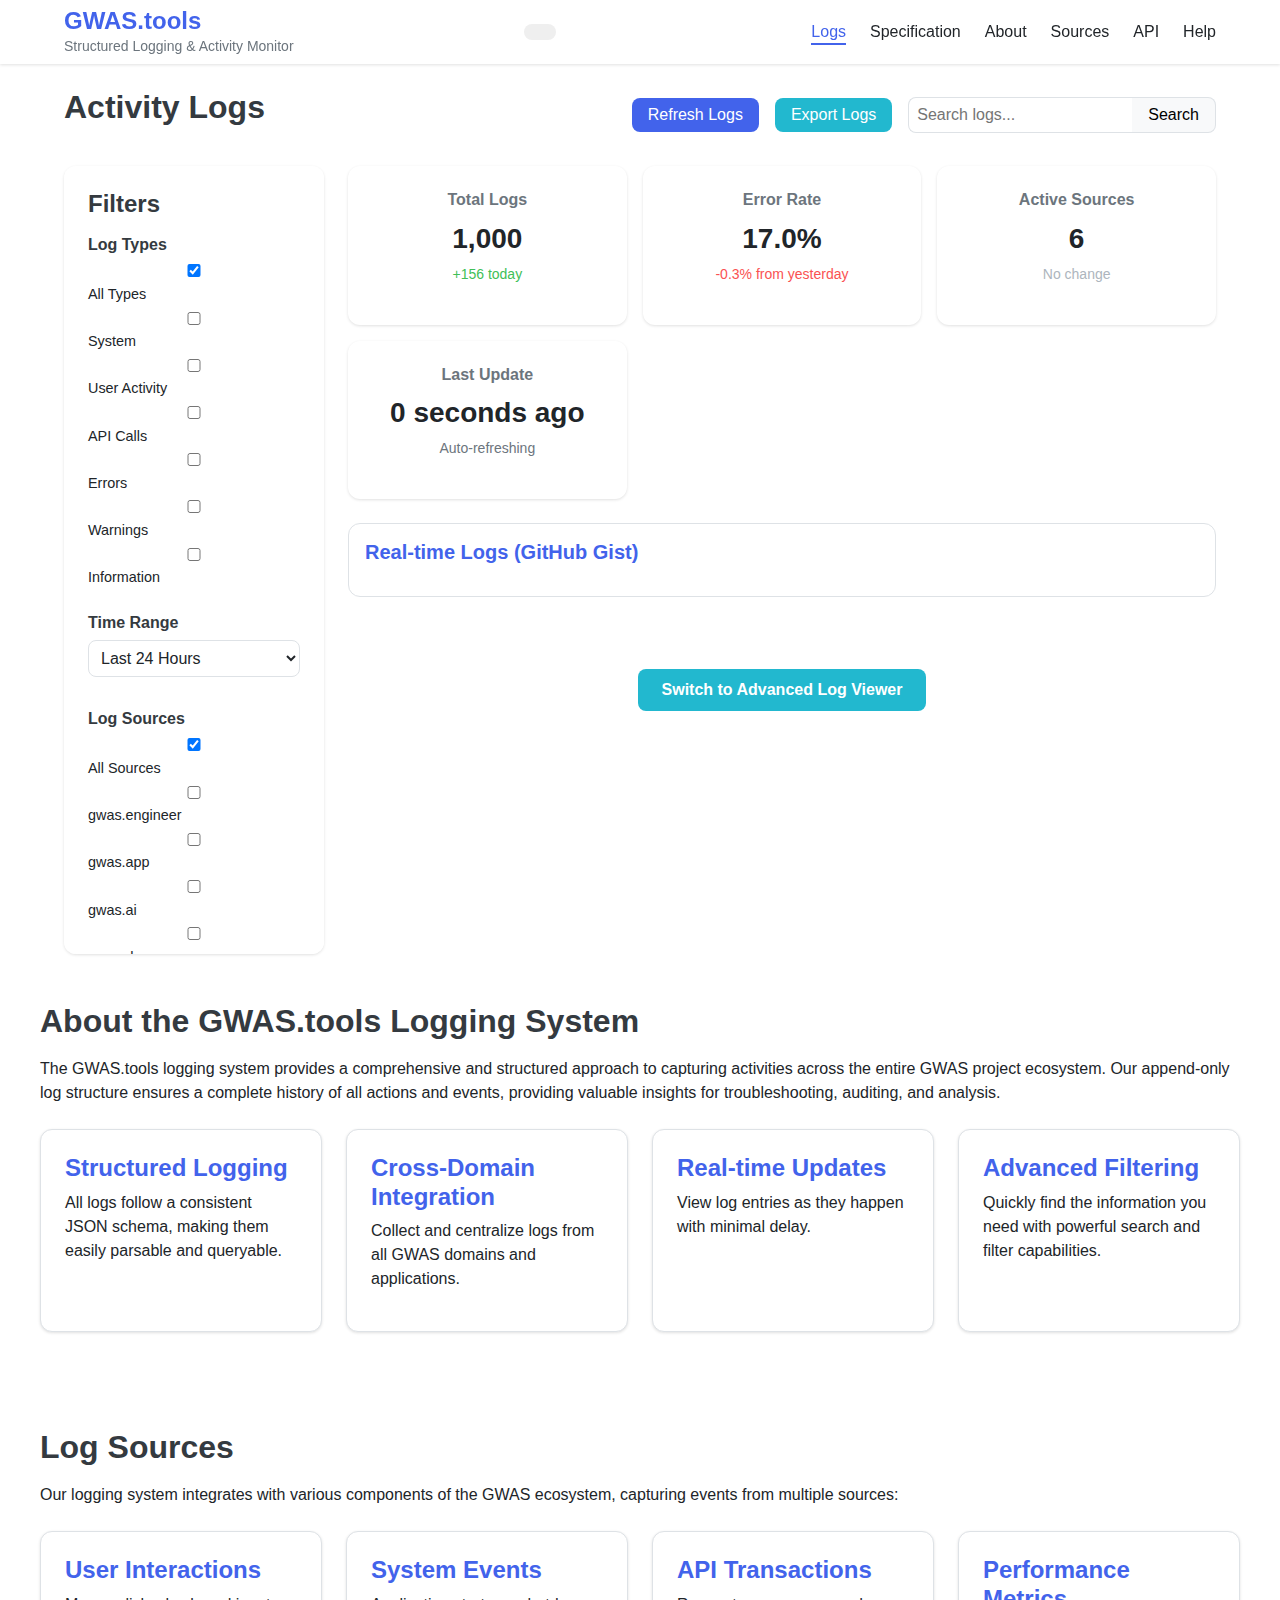
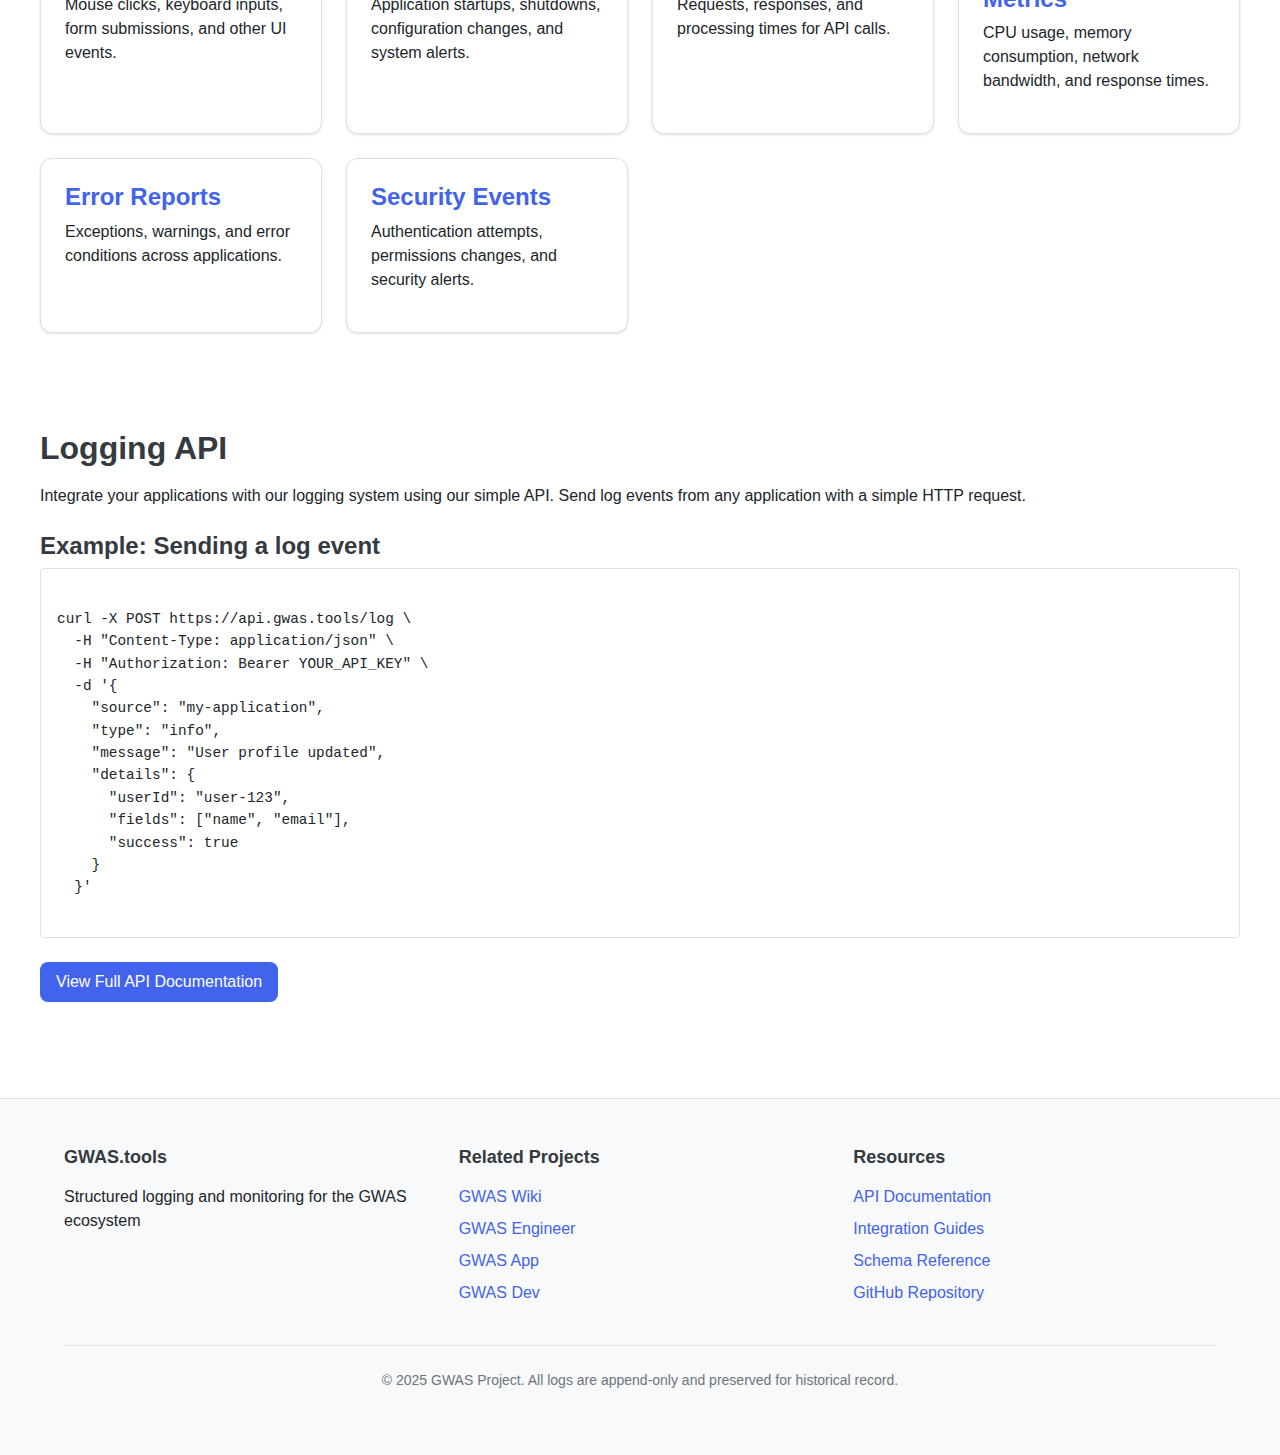
<file: index.html>
<!DOCTYPE html>
<html lang="en">
  <head>
    <meta charset="UTF-8">
    <meta name="viewport" content="width=device-width, initial-scale=1.0">
    <title>GWAS.tools | Structured Logging & Activity Monitor</title>
    <meta
      name="description"
      content="A comprehensive logging system for the GWAS project ecosystem, capturing activities across domains, applications, and user interactions."
    >
    <link rel="stylesheet" href="assets/css/styles.css">
    <link rel="icon" href="assets/images/favicon.ico">
    <!-- Load the log-viewer JavaScript -->
    <script src="assets/js/log-viewer.js" defer></script>
    <!-- Load the main JavaScript -->
    <script src="assets/js/main.js" defer></script>
  </head>
  <body>
    <!-- Hidden data for the log viewer -->
    <div id="gist-id" style="display: none">
      <!-- YOUR_GIST_ID_GOES_HERE -->
    </div>

    <header>
      <div class="container">
        <div class="logo">
          <h1>GWAS.tools</h1>
          <p class="tagline">Structured Logging & Activity Monitor</p>
        </div>
        <nav>
          <ul>
            <li><a href="#logs" class="active">Logs</a></li>
            <li><a href="specification.html">Specification</a></li>
            <li><a href="#about">About</a></li>
            <li><a href="#sources">Sources</a></li>
            <li><a href="#api">API</a></li>
            <li><a href="#help">Help</a></li>
          </ul>
        </nav>
      </div>
    </header>

    <main>
      <section id="dashboard" class="container">
        <div class="dashboard-header">
          <h2>Activity Logs</h2>
          <div class="dashboard-controls">
            <button id="refresh-logs" class="btn primary">Refresh Logs</button>
            <button id="export-logs" class="btn secondary">Export Logs</button>
            <div class="search-container">
              <input type="text" id="log-search" placeholder="Search logs..." />
              <button id="search-button">Search</button>
            </div>
          </div>
        </div>

        <div class="dashboard-layout">
          <aside class="filters-panel">
            <h3>Filters</h3>
            <div class="filter-group">
              <h4>Log Types</h4>
              <label><input type="checkbox" name="log-type" value="all" checked>
                All Types</label>
              <label><input type="checkbox" name="log-type" value="system">
                System</label>
              <label><input type="checkbox" name="log-type" value="user"> User
                Activity</label>
              <label><input type="checkbox" name="log-type" value="api"> API
                Calls</label>
              <label><input type="checkbox" name="log-type" value="error">
                Errors</label>
              <label><input type="checkbox" name="log-type" value="warning">
                Warnings</label>
              <label><input type="checkbox" name="log-type" value="info">
                Information</label>
            </div>

            <div class="filter-group">
              <h4>Time Range</h4>
              <select id="time-range">
                <option value="last-hour">Last Hour</option>
                <option value="last-day" selected>Last 24 Hours</option>
                <option value="last-week">Last 7 Days</option>
                <option value="last-month">Last 30 Days</option>
                <option value="custom">Custom Range</option>
              </select>
              <div id="custom-date-range" style="display: none">
                <label>From: <input type="date" id="date-from"></label>
                <label>To: <input type="date" id="date-to"></label>
              </div>
            </div>

            <div class="filter-group">
              <h4>Log Sources</h4>
              <label><input type="checkbox" name="source" value="all" checked>
                All Sources</label>
              <label><input type="checkbox" name="source" value="gwas.engineer">
                gwas.engineer</label>
              <label><input type="checkbox" name="source" value="gwas.app">
                gwas.app</label>
              <label><input type="checkbox" name="source" value="gwas.ai">
                gwas.ai</label>
              <label><input type="checkbox" name="source" value="gwas.dev">
                gwas.dev</label>
              <label><input type="checkbox" name="source" value="gwas.network">
                gwas.network</label>
              <label><input type="checkbox" name="source" value="gwas.wiki">
                gwas.wiki</label>
            </div>

            <button id="apply-filters" class="btn primary">
              Apply Filters
            </button>
            <button id="reset-filters" class="btn secondary">Reset</button>
          </aside>

          <div class="main-content">
            <div class="log-statistics">
              <div class="stat-card">
                <h4>Total Logs</h4>
                <p class="stat-value">32,459</p>
                <p class="stat-change positive">+156 today</p>
              </div>
              <div class="stat-card">
                <h4>Error Rate</h4>
                <p class="stat-value">0.8%</p>
                <p class="stat-change negative">-0.3% from yesterday</p>
              </div>
              <div class="stat-card">
                <h4>Active Sources</h4>
                <p class="stat-value">6</p>
                <p class="stat-change neutral">No change</p>
              </div>
              <div class="stat-card">
                <h4>Last Update</h4>
                <p class="stat-value" id="last-update-time">2 minutes ago</p>
                <p class="stat-change">Auto-refreshing</p>
              </div>
            </div>

            <!-- Direct GitHub Gist Embed -->
            <div class="gist-embed">
              <h3>Real-time Logs (GitHub Gist)</h3>
              <script
                src="https://gist.github.com/chandler-haueter/563010553dd301e390ec75b278d3b671.js"
              ></script>
            </div>

            <!-- JavaScript Log Viewer (can be toggled with the button below) -->
            <div class="toggle-viewers">
              <button id="toggle-view" class="btn secondary">
                Switch to Advanced Log Viewer
              </button>
            </div>

            <div class="log-viewer" id="log-viewer" style="display: none">
              <!-- Log entries will be inserted here by JavaScript -->
              <div class="loading-spinner">Loading logs...</div>
            </div>

            <div class="pagination" style="display: none">
              <button id="prev-page" disabled>Previous</button>
              <span id="page-info">Page 1 of 32</span>
              <button id="next-page">Next</button>
              <select id="page-size">
                <option value="25">25 per page</option>
                <option value="50" selected>50 per page</option>
                <option value="100">100 per page</option>
                <option value="250">250 per page</option>
              </select>
            </div>
          </div>
        </div>
      </section>

      <section id="about" class="container section-padding">
        <h2>About the GWAS.tools Logging System</h2>
        <p>
          The GWAS.tools logging system provides a comprehensive and structured
          approach to capturing activities across the entire GWAS project
          ecosystem. Our append-only log structure ensures a complete history of
          all actions and events, providing valuable insights for
          troubleshooting, auditing, and analysis.
        </p>

        <div class="features-grid">
          <div class="feature-card">
            <h3>Structured Logging</h3>
            <p>
              All logs follow a consistent JSON schema, making them easily
              parsable and queryable.
            </p>
          </div>
          <div class="feature-card">
            <h3>Cross-Domain Integration</h3>
            <p>
              Collect and centralize logs from all GWAS domains and
              applications.
            </p>
          </div>
          <div class="feature-card">
            <h3>Real-time Updates</h3>
            <p>View log entries as they happen with minimal delay.</p>
          </div>
          <div class="feature-card">
            <h3>Advanced Filtering</h3>
            <p>
              Quickly find the information you need with powerful search and
              filter capabilities.
            </p>
          </div>
        </div>
      </section>

      <section id="sources" class="container section-padding">
        <h2>Log Sources</h2>
        <p>
          Our logging system integrates with various components of the GWAS
          ecosystem, capturing events from multiple sources:
        </p>

        <div class="sources-grid">
          <div class="source-card">
            <h3>User Interactions</h3>
            <p>
              Mouse clicks, keyboard inputs, form submissions, and other UI
              events.
            </p>
          </div>
          <div class="source-card">
            <h3>System Events</h3>
            <p>
              Application startups, shutdowns, configuration changes, and system
              alerts.
            </p>
          </div>
          <div class="source-card">
            <h3>API Transactions</h3>
            <p>Requests, responses, and processing times for API calls.</p>
          </div>
          <div class="source-card">
            <h3>Performance Metrics</h3>
            <p>
              CPU usage, memory consumption, network bandwidth, and response
              times.
            </p>
          </div>
          <div class="source-card">
            <h3>Error Reports</h3>
            <p>
              Exceptions, warnings, and error conditions across applications.
            </p>
          </div>
          <div class="source-card">
            <h3>Security Events</h3>
            <p>
              Authentication attempts, permissions changes, and security alerts.
            </p>
          </div>
        </div>
      </section>

      <section id="api" class="container section-padding">
        <h2>Logging API</h2>
        <p>
          Integrate your applications with our logging system using our simple
          API. Send log events from any application with a simple HTTP request.
        </p>

        <div class="code-example">
          <h3>Example: Sending a log event</h3>
          <pre
          >
<code>
curl -X POST https://api.gwas.tools/log \
  -H "Content-Type: application/json" \
  -H "Authorization: Bearer YOUR_API_KEY" \
  -d '{
    "source": "my-application",
    "type": "info",
    "message": "User profile updated",
    "details": {
      "userId": "user-123",
      "fields": ["name", "email"],
      "success": true
    }
  }'
                </code></pre
          >
        </div>

        <a href="#" class="btn primary">View Full API Documentation</a>
      </section>
    </main>

    <footer>
      <div class="container">
        <div class="footer-grid">
          <div class="footer-col">
            <h3>GWAS.tools</h3>
            <p>Structured logging and monitoring for the GWAS ecosystem</p>
          </div>
          <div class="footer-col">
            <h3>Related Projects</h3>
            <ul>
              <li><a href="https://gwas.wiki">GWAS Wiki</a></li>
              <li><a href="https://gwas.engineer">GWAS Engineer</a></li>
              <li><a href="https://gwas.app">GWAS App</a></li>
              <li><a href="https://gwas.dev">GWAS Dev</a></li>
            </ul>
          </div>
          <div class="footer-col">
            <h3>Resources</h3>
            <ul>
              <li><a href="#">API Documentation</a></li>
              <li><a href="#">Integration Guides</a></li>
              <li><a href="#">Schema Reference</a></li>
              <li><a href="#">GitHub Repository</a></li>
            </ul>
          </div>
        </div>
        <div class="footer-bottom">
          <p>
            &copy; 2025 GWAS Project. All logs are append-only and preserved for
            historical record.
          </p>
        </div>
      </div>
    </footer>
  </body>
</html>
</file>
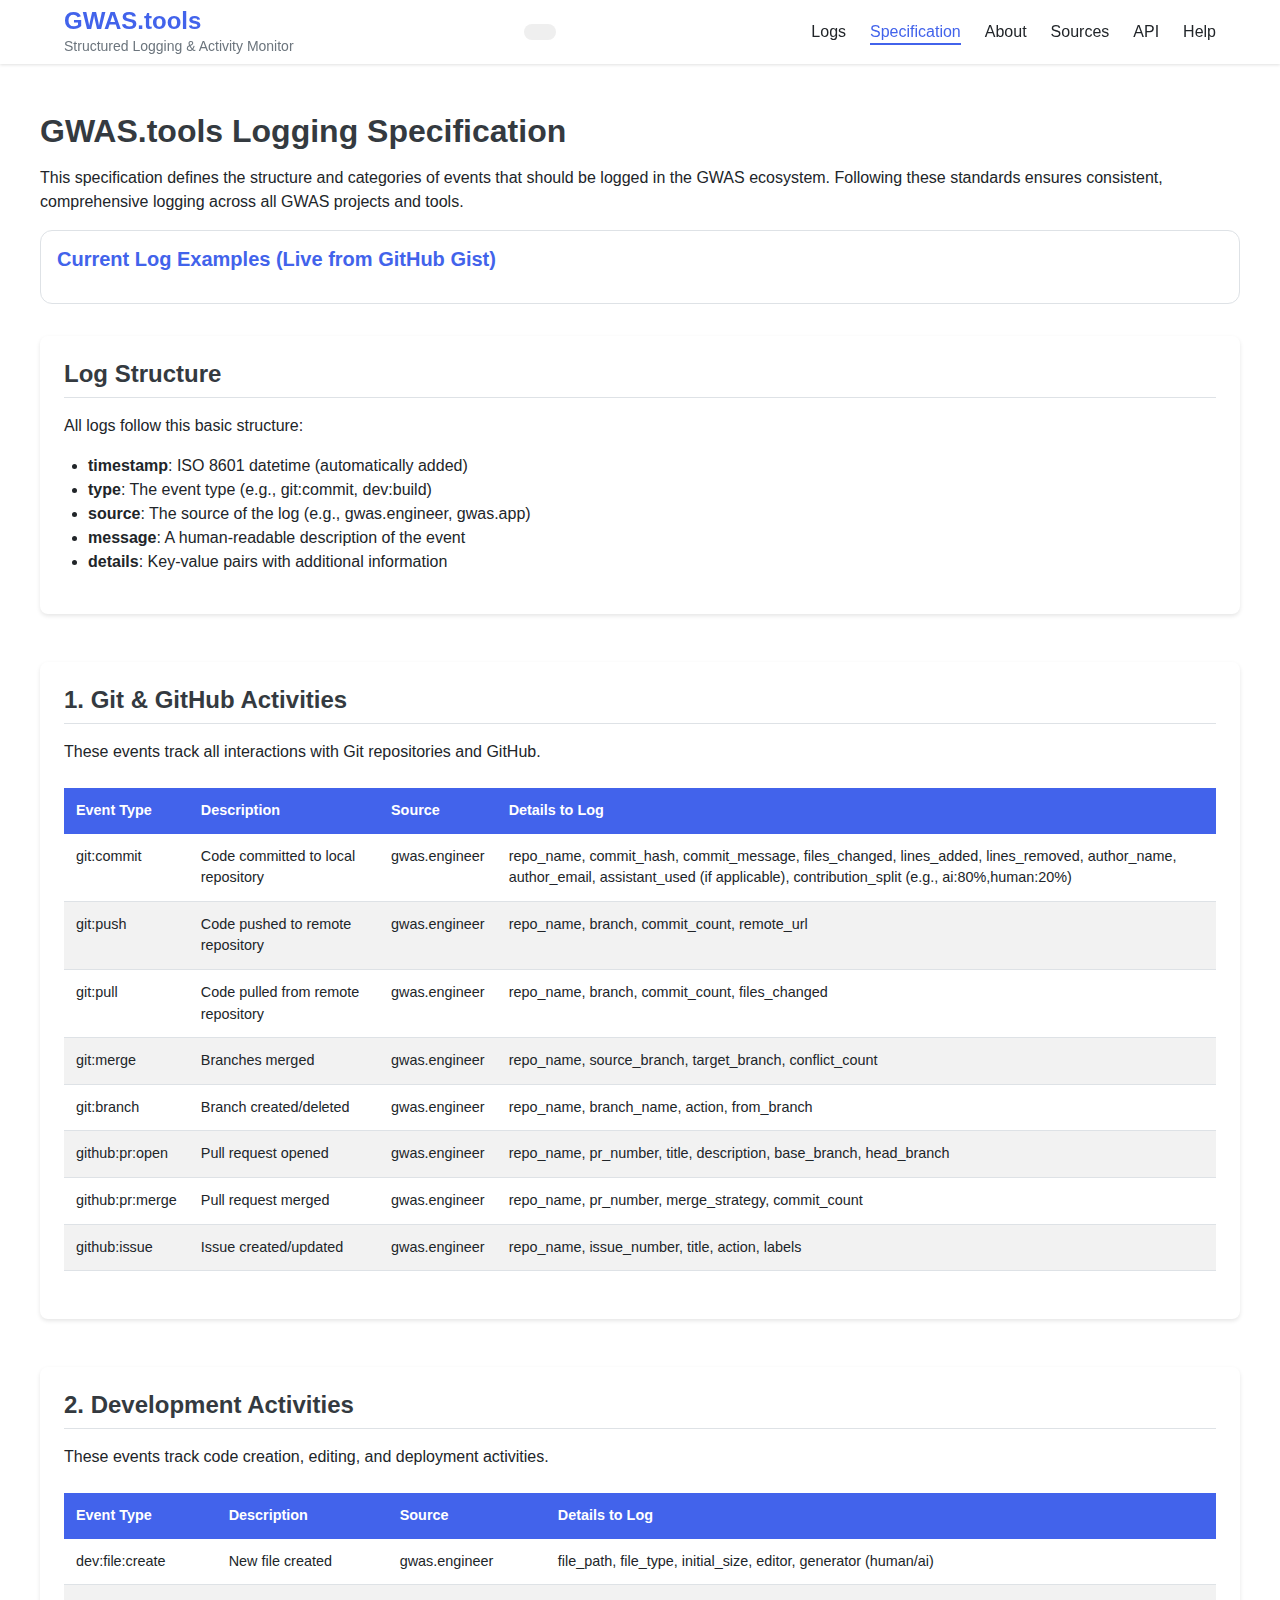
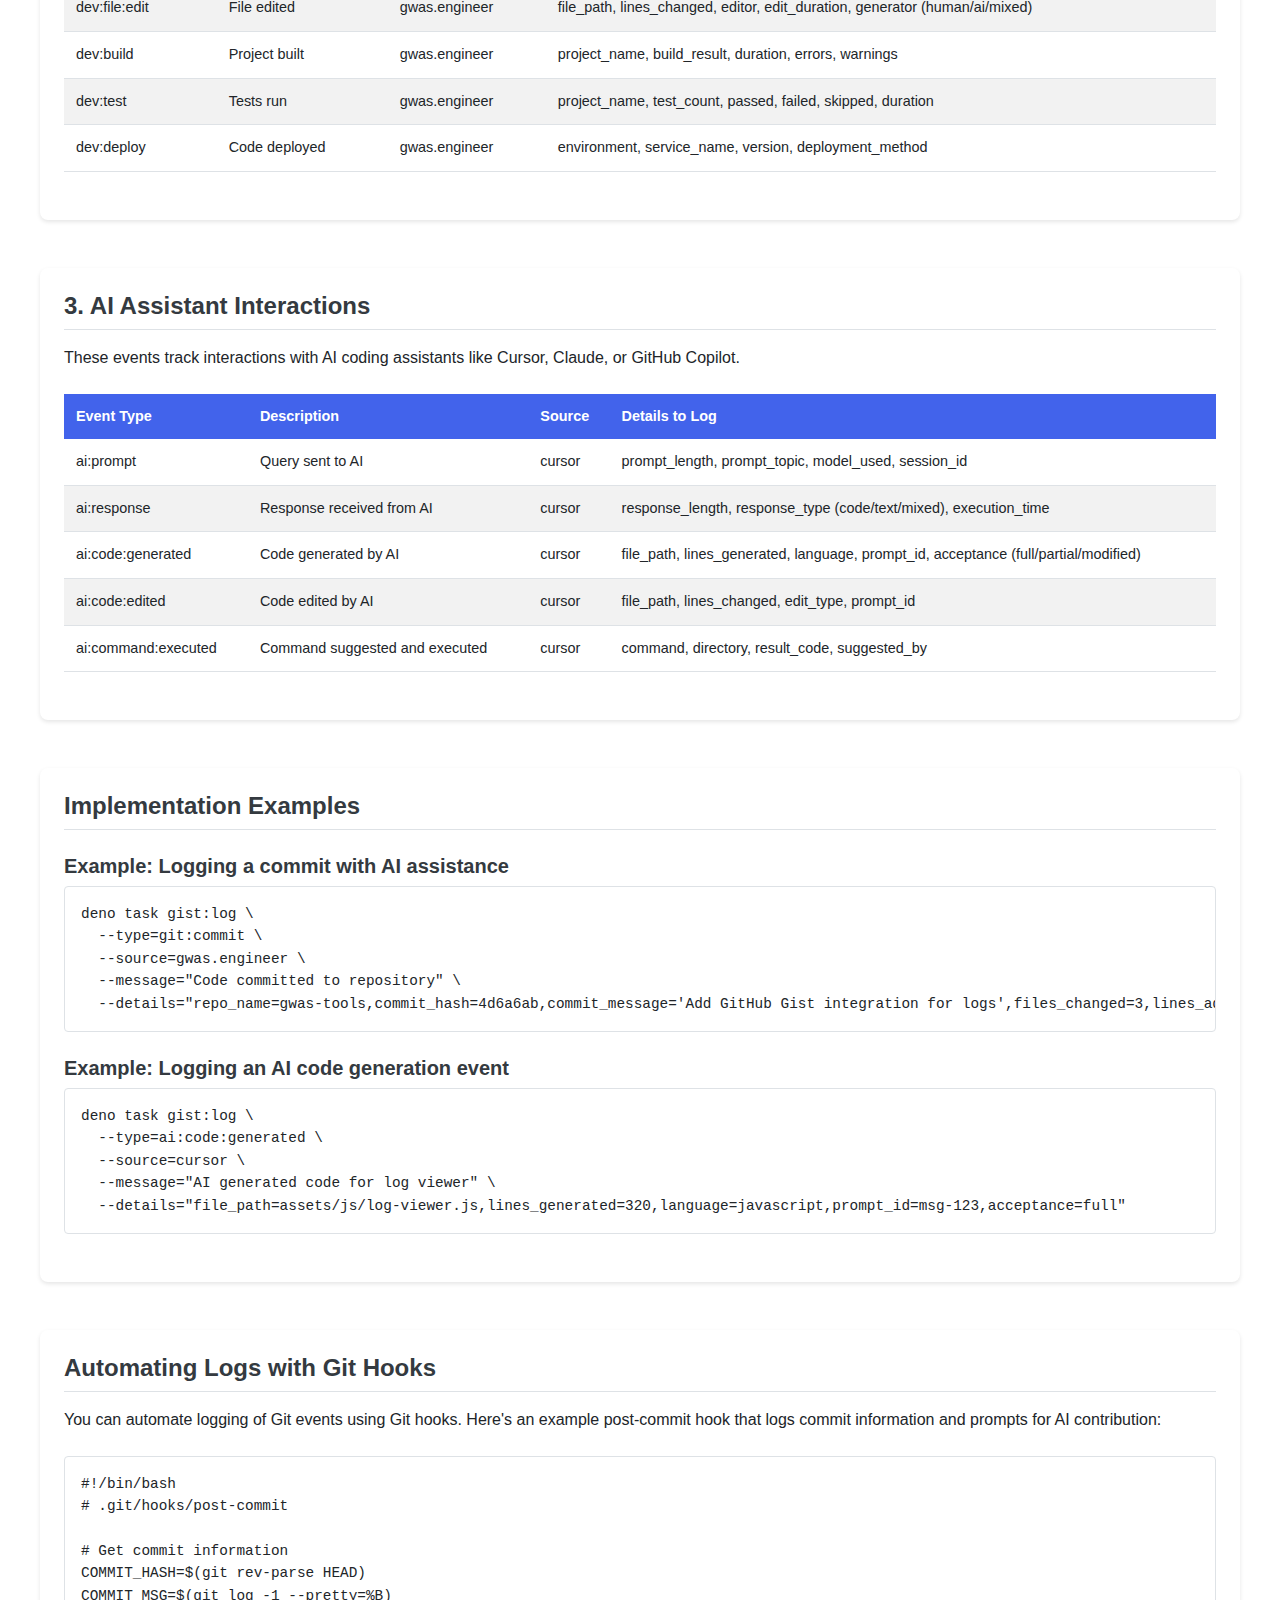
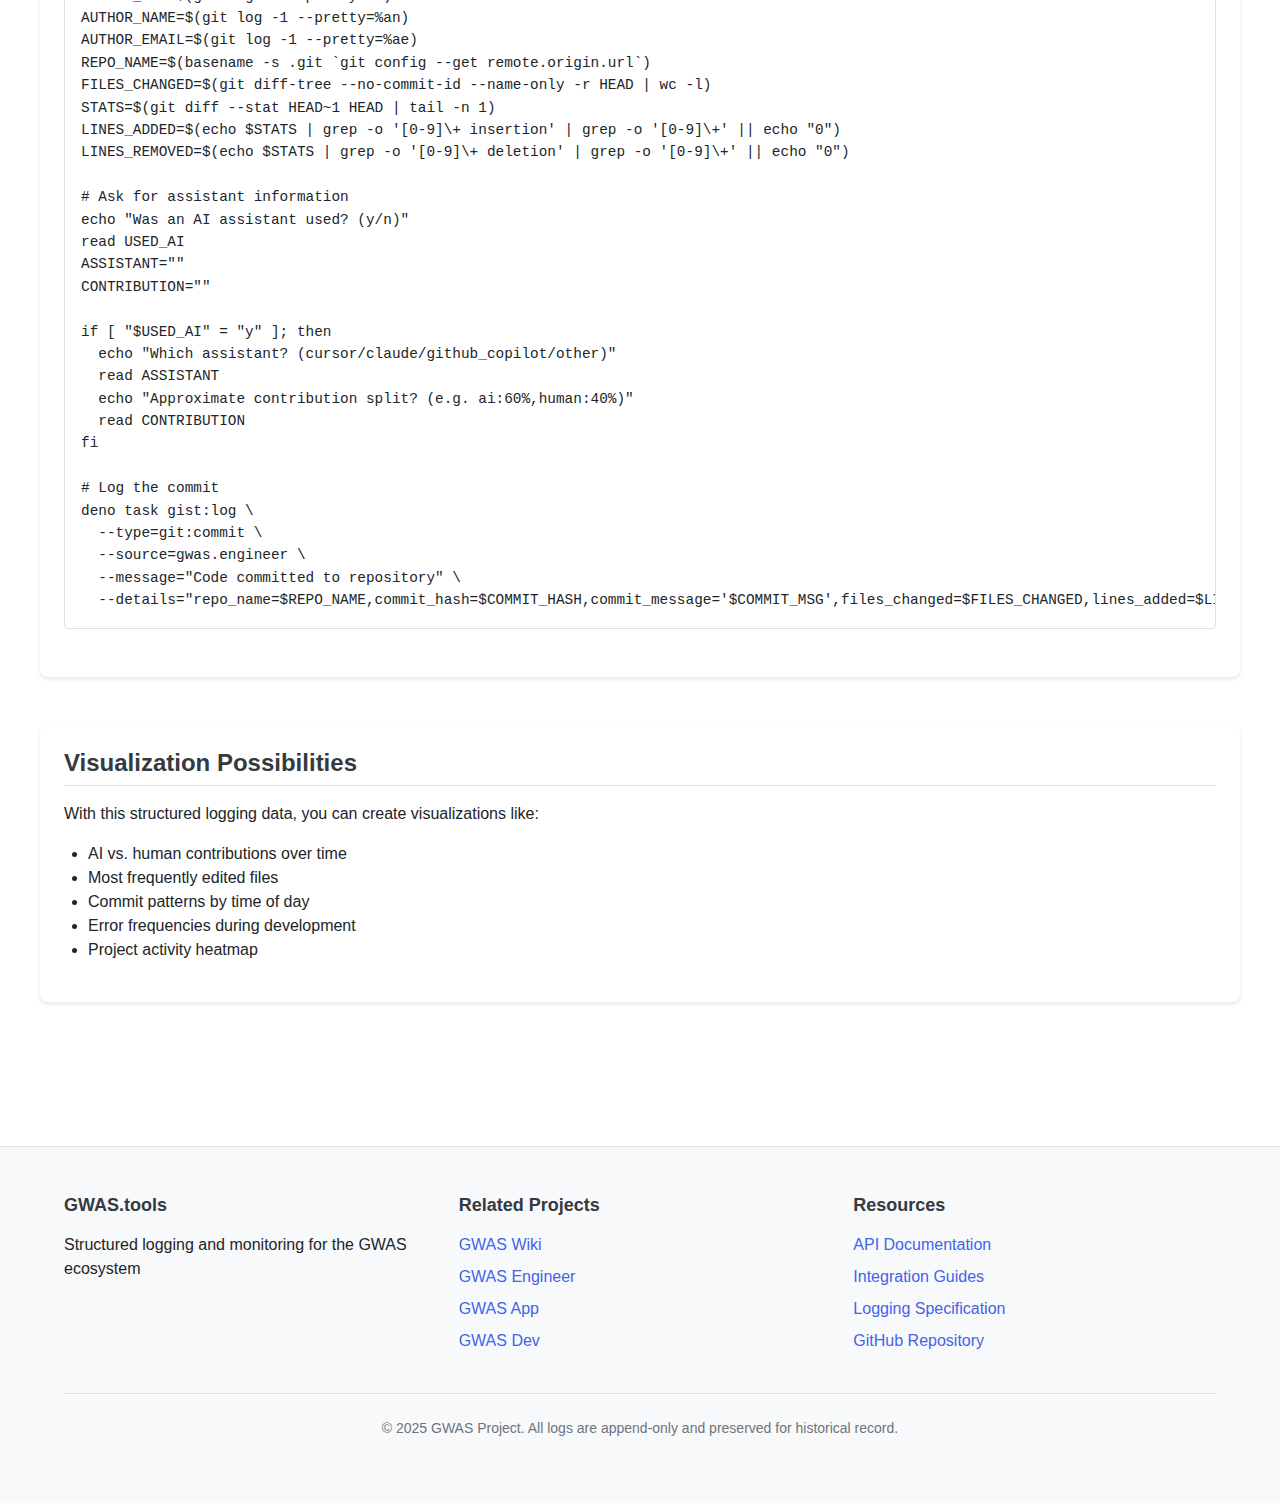
<file: specification.html>
<!DOCTYPE html>
<html lang="en">
    <head>
        <meta charset="UTF-8">
        <meta name="viewport" content="width=device-width, initial-scale=1.0">
        <title>GWAS.tools | Logging Specification</title>
        <meta
            name="description"
            content="Detailed specification for logging standards in the GWAS project ecosystem."
        >
        <link rel="stylesheet" href="assets/css/styles.css">
        <link rel="icon" href="assets/images/favicon.ico">
        <!-- Load the log-viewer JavaScript -->
        <script src="assets/js/log-viewer.js" defer></script>
        <!-- Load the main JavaScript -->
        <script src="assets/js/main.js" defer></script>
    </head>
    <body>
        <!-- Hidden data for the log viewer -->
        <div id="gist-id" style="display: none">
            <!-- YOUR_GIST_ID_GOES_HERE -->
        </div>

        <header>
            <div class="container">
                <div class="logo">
                    <h1>GWAS.tools</h1>
                    <p class="tagline">Structured Logging & Activity Monitor</p>
                </div>
                <nav>
                    <ul>
                        <li><a href="index.html#logs">Logs</a></li>
                        <li>
                            <a href="specification.html" class="active"
                            >Specification</a>
                        </li>
                        <li><a href="index.html#about">About</a></li>
                        <li><a href="index.html#sources">Sources</a></li>
                        <li><a href="index.html#api">API</a></li>
                        <li><a href="index.html#help">Help</a></li>
                    </ul>
                </nav>
            </div>
        </header>

        <main>
            <section id="specification" class="container section-padding">
                <h2>GWAS.tools Logging Specification</h2>
                <p>
                    This specification defines the structure and categories of
                    events that should be logged in the GWAS ecosystem.
                    Following these standards ensures consistent, comprehensive
                    logging across all GWAS projects and tools.
                </p>

                <!-- Direct GitHub Gist Embed for current logs -->
                <div class="gist-embed">
                    <h3>Current Log Examples (Live from GitHub Gist)</h3>
                    <script
                        src="https://gist.github.com/chandler-haueter/563010553dd301e390ec75b278d3b671.js"
                    ></script>
                </div>

                <div class="spec-section">
                    <h3>Log Structure</h3>
                    <p>All logs follow this basic structure:</p>
                    <ul>
                        <li>
                            <strong>timestamp</strong>: ISO 8601 datetime
                            (automatically added)
                        </li>
                        <li>
                            <strong>type</strong>: The event type (e.g.,
                            git:commit, dev:build)
                        </li>
                        <li>
                            <strong>source</strong>: The source of the log
                            (e.g., gwas.engineer, gwas.app)
                        </li>
                        <li>
                            <strong>message</strong>: A human-readable
                            description of the event
                        </li>
                        <li>
                            <strong>details</strong>: Key-value pairs with
                            additional information
                        </li>
                    </ul>
                </div>

                <div class="spec-section" id="git-activities">
                    <h3>1. Git & GitHub Activities</h3>
                    <p>
                        These events track all interactions with Git
                        repositories and GitHub.
                    </p>

                    <table class="spec-table">
                        <thead>
                            <tr>
                                <th>Event Type</th>
                                <th>Description</th>
                                <th>Source</th>
                                <th>Details to Log</th>
                            </tr>
                        </thead>
                        <tbody>
                            <tr>
                                <td>git:commit</td>
                                <td>Code committed to local repository</td>
                                <td>gwas.engineer</td>
                                <td>
                                    repo_name, commit_hash, commit_message,
                                    files_changed, lines_added, lines_removed,
                                    author_name, author_email, assistant_used
                                    (if applicable), contribution_split (e.g.,
                                    ai:80%,human:20%)
                                </td>
                            </tr>
                            <tr>
                                <td>git:push</td>
                                <td>Code pushed to remote repository</td>
                                <td>gwas.engineer</td>
                                <td>
                                    repo_name, branch, commit_count, remote_url
                                </td>
                            </tr>
                            <tr>
                                <td>git:pull</td>
                                <td>Code pulled from remote repository</td>
                                <td>gwas.engineer</td>
                                <td>
                                    repo_name, branch, commit_count,
                                    files_changed
                                </td>
                            </tr>
                            <tr>
                                <td>git:merge</td>
                                <td>Branches merged</td>
                                <td>gwas.engineer</td>
                                <td>
                                    repo_name, source_branch, target_branch,
                                    conflict_count
                                </td>
                            </tr>
                            <tr>
                                <td>git:branch</td>
                                <td>Branch created/deleted</td>
                                <td>gwas.engineer</td>
                                <td>
                                    repo_name, branch_name, action, from_branch
                                </td>
                            </tr>
                            <tr>
                                <td>github:pr:open</td>
                                <td>Pull request opened</td>
                                <td>gwas.engineer</td>
                                <td>
                                    repo_name, pr_number, title, description,
                                    base_branch, head_branch
                                </td>
                            </tr>
                            <tr>
                                <td>github:pr:merge</td>
                                <td>Pull request merged</td>
                                <td>gwas.engineer</td>
                                <td>
                                    repo_name, pr_number, merge_strategy,
                                    commit_count
                                </td>
                            </tr>
                            <tr>
                                <td>github:issue</td>
                                <td>Issue created/updated</td>
                                <td>gwas.engineer</td>
                                <td>
                                    repo_name, issue_number, title, action,
                                    labels
                                </td>
                            </tr>
                        </tbody>
                    </table>
                </div>

                <div class="spec-section" id="dev-activities">
                    <h3>2. Development Activities</h3>
                    <p>
                        These events track code creation, editing, and
                        deployment activities.
                    </p>

                    <table class="spec-table">
                        <thead>
                            <tr>
                                <th>Event Type</th>
                                <th>Description</th>
                                <th>Source</th>
                                <th>Details to Log</th>
                            </tr>
                        </thead>
                        <tbody>
                            <tr>
                                <td>dev:file:create</td>
                                <td>New file created</td>
                                <td>gwas.engineer</td>
                                <td>
                                    file_path, file_type, initial_size, editor,
                                    generator (human/ai)
                                </td>
                            </tr>
                            <tr>
                                <td>dev:file:edit</td>
                                <td>File edited</td>
                                <td>gwas.engineer</td>
                                <td>
                                    file_path, lines_changed, editor,
                                    edit_duration, generator (human/ai/mixed)
                                </td>
                            </tr>
                            <tr>
                                <td>dev:build</td>
                                <td>Project built</td>
                                <td>gwas.engineer</td>
                                <td>
                                    project_name, build_result, duration,
                                    errors, warnings
                                </td>
                            </tr>
                            <tr>
                                <td>dev:test</td>
                                <td>Tests run</td>
                                <td>gwas.engineer</td>
                                <td>
                                    project_name, test_count, passed, failed,
                                    skipped, duration
                                </td>
                            </tr>
                            <tr>
                                <td>dev:deploy</td>
                                <td>Code deployed</td>
                                <td>gwas.engineer</td>
                                <td>
                                    environment, service_name, version,
                                    deployment_method
                                </td>
                            </tr>
                        </tbody>
                    </table>
                </div>

                <div class="spec-section" id="ai-activities">
                    <h3>3. AI Assistant Interactions</h3>
                    <p>
                        These events track interactions with AI coding
                        assistants like Cursor, Claude, or GitHub Copilot.
                    </p>

                    <table class="spec-table">
                        <thead>
                            <tr>
                                <th>Event Type</th>
                                <th>Description</th>
                                <th>Source</th>
                                <th>Details to Log</th>
                            </tr>
                        </thead>
                        <tbody>
                            <tr>
                                <td>ai:prompt</td>
                                <td>Query sent to AI</td>
                                <td>cursor</td>
                                <td>
                                    prompt_length, prompt_topic, model_used,
                                    session_id
                                </td>
                            </tr>
                            <tr>
                                <td>ai:response</td>
                                <td>Response received from AI</td>
                                <td>cursor</td>
                                <td>
                                    response_length, response_type
                                    (code/text/mixed), execution_time
                                </td>
                            </tr>
                            <tr>
                                <td>ai:code:generated</td>
                                <td>Code generated by AI</td>
                                <td>cursor</td>
                                <td>
                                    file_path, lines_generated, language,
                                    prompt_id, acceptance
                                    (full/partial/modified)
                                </td>
                            </tr>
                            <tr>
                                <td>ai:code:edited</td>
                                <td>Code edited by AI</td>
                                <td>cursor</td>
                                <td>
                                    file_path, lines_changed, edit_type,
                                    prompt_id
                                </td>
                            </tr>
                            <tr>
                                <td>ai:command:executed</td>
                                <td>Command suggested and executed</td>
                                <td>cursor</td>
                                <td>
                                    command, directory, result_code,
                                    suggested_by
                                </td>
                            </tr>
                        </tbody>
                    </table>
                </div>

                <div class="spec-section" id="implementation">
                    <h3>Implementation Examples</h3>

                    <div class="code-example">
                        <h4>Example: Logging a commit with AI assistance</h4>
                        <pre
                        >
<code>deno task gist:log \
  --type=git:commit \
  --source=gwas.engineer \
  --message="Code committed to repository" \
  --details="repo_name=gwas-tools,commit_hash=4d6a6ab,commit_message='Add GitHub Gist integration for logs',files_changed=3,lines_added=360,lines_removed=59,author_name=Chan,author_email=chan@example.com,assistant_used=cursor,contribution_split=ai:80%,human:20%"</code></pre
                        >
                    </div>

                    <div class="code-example">
                        <h4>Example: Logging an AI code generation event</h4>
                        <pre
                        >
<code>deno task gist:log \
  --type=ai:code:generated \
  --source=cursor \
  --message="AI generated code for log viewer" \
  --details="file_path=assets/js/log-viewer.js,lines_generated=320,language=javascript,prompt_id=msg-123,acceptance=full"</code></pre
                        >
                    </div>
                </div>

                <div class="spec-section" id="automation">
                    <h3>Automating Logs with Git Hooks</h3>
                    <p>
                        You can automate logging of Git events using Git hooks.
                        Here's an example post-commit hook that logs commit
                        information and prompts for AI contribution:
                    </p>

                    <div class="code-example">
                        <pre
                        >
<code>#!/bin/bash
# .git/hooks/post-commit

# Get commit information
COMMIT_HASH=$(git rev-parse HEAD)
COMMIT_MSG=$(git log -1 --pretty=%B)
AUTHOR_NAME=$(git log -1 --pretty=%an)
AUTHOR_EMAIL=$(git log -1 --pretty=%ae)
REPO_NAME=$(basename -s .git `git config --get remote.origin.url`)
FILES_CHANGED=$(git diff-tree --no-commit-id --name-only -r HEAD | wc -l)
STATS=$(git diff --stat HEAD~1 HEAD | tail -n 1)
LINES_ADDED=$(echo $STATS | grep -o '[0-9]\+ insertion' | grep -o '[0-9]\+' || echo "0")
LINES_REMOVED=$(echo $STATS | grep -o '[0-9]\+ deletion' | grep -o '[0-9]\+' || echo "0")

# Ask for assistant information
echo "Was an AI assistant used? (y/n)"
read USED_AI
ASSISTANT=""
CONTRIBUTION=""

if [ "$USED_AI" = "y" ]; then
  echo "Which assistant? (cursor/claude/github_copilot/other)"
  read ASSISTANT
  echo "Approximate contribution split? (e.g. ai:60%,human:40%)"
  read CONTRIBUTION
fi

# Log the commit
deno task gist:log \
  --type=git:commit \
  --source=gwas.engineer \
  --message="Code committed to repository" \
  --details="repo_name=$REPO_NAME,commit_hash=$COMMIT_HASH,commit_message='$COMMIT_MSG',files_changed=$FILES_CHANGED,lines_added=$LINES_ADDED,lines_removed=$LINES_REMOVED,author_name=$AUTHOR_NAME,author_email=$AUTHOR_EMAIL,assistant_used=$ASSISTANT,contribution_split=$CONTRIBUTION"</code></pre
                        >
                    </div>
                </div>

                <div class="spec-section" id="visualization">
                    <h3>Visualization Possibilities</h3>
                    <p>
                        With this structured logging data, you can create
                        visualizations like:
                    </p>
                    <ul>
                        <li>AI vs. human contributions over time</li>
                        <li>Most frequently edited files</li>
                        <li>Commit patterns by time of day</li>
                        <li>Error frequencies during development</li>
                        <li>Project activity heatmap</li>
                    </ul>
                </div>
            </section>
        </main>

        <footer>
            <div class="container">
                <div class="footer-grid">
                    <div class="footer-col">
                        <h3>GWAS.tools</h3>
                        <p>
                            Structured logging and monitoring for the GWAS
                            ecosystem
                        </p>
                    </div>
                    <div class="footer-col">
                        <h3>Related Projects</h3>
                        <ul>
                            <li><a href="https://gwas.wiki">GWAS Wiki</a></li>
                            <li>
                                <a href="https://gwas.engineer"
                                >GWAS Engineer</a>
                            </li>
                            <li><a href="https://gwas.app">GWAS App</a></li>
                            <li><a href="https://gwas.dev">GWAS Dev</a></li>
                        </ul>
                    </div>
                    <div class="footer-col">
                        <h3>Resources</h3>
                        <ul>
                            <li><a href="#">API Documentation</a></li>
                            <li><a href="#">Integration Guides</a></li>
                            <li>
                                <a href="specification.html"
                                >Logging Specification</a>
                            </li>
                            <li><a href="#">GitHub Repository</a></li>
                        </ul>
                    </div>
                </div>
                <div class="footer-bottom">
                    <p>
                        &copy; 2025 GWAS Project. All logs are append-only and
                        preserved for historical record.
                    </p>
                </div>
            </div>
        </footer>
    </body>
</html>
</file>
<file: assets/css/styles.css>
/* GWAS.tools Logging System Styles */

:root {
  /* Color Variables */
  --color-primary: #4263eb;
  --color-primary-dark: #3b5bdb;
  --color-primary-light: #5c7cfa;
  --color-secondary: #22b8cf;
  --color-secondary-dark: #15aabf;
  --color-secondary-light: #3bc9db;
  --color-success: #40c057;
  --color-error: #fa5252;
  --color-warning: #fd7e14;
  --color-info: #228be6;
  --color-neutral: #adb5bd;
  
  /* UI Colors */
  --color-background: #ffffff;
  --color-foreground: #f8f9fa;
  --color-card: #ffffff;
  --color-border: #dee2e6;
  --color-text: #212529;
  --color-text-muted: #6c757d;
  --color-heading: #343a40;
  --color-link: var(--color-primary);
  
  /* Spacing */
  --space-xs: 0.25rem;
  --space-sm: 0.5rem;
  --space-md: 1rem;
  --space-lg: 1.5rem;
  --space-xl: 2rem;
  --space-xxl: 3rem;
  
  /* Typography */
  --font-sans: -apple-system, BlinkMacSystemFont, 'Segoe UI', Roboto, 'Helvetica Neue', Arial, sans-serif;
  --font-mono: 'SF Mono', SFMono-Regular, Consolas, 'Liberation Mono', Menlo, Courier, monospace;
  --font-heading: var(--font-sans);
  
  /* Border Radius */
  --radius-sm: 0.25rem;
  --radius-md: 0.5rem;
  --radius-lg: 0.75rem;
  
  /* Shadows */
  --shadow-sm: 0 1px 3px rgba(0, 0, 0, 0.12);
  --shadow-md: 0 4px 6px rgba(0, 0, 0, 0.1);
  --shadow-lg: 0 10px 15px -3px rgba(0, 0, 0, 0.1);
  
  /* Transitions */
  --transition-fast: 150ms ease;
  --transition-normal: 300ms ease;
  
  /* Layout */
  --container-width: 1200px;
  --header-height: 64px;
  --footer-height: 200px;
  --sidebar-width: 260px;
}

/* Dark Mode */
@media (prefers-color-scheme: dark) {
  :root {
    --color-background: #121212;
    --color-foreground: #1e1e1e;
    --color-card: #262626;
    --color-border: #333333;
    --color-text: #e9ecef;
    --color-text-muted: #adb5bd;
    --color-heading: #f8f9fa;
    
    --shadow-sm: 0 1px 3px rgba(0, 0, 0, 0.5);
    --shadow-md: 0 4px 6px rgba(0, 0, 0, 0.4);
    --shadow-lg: 0 10px 15px -3px rgba(0, 0, 0, 0.5);
  }
}

/* Base Styles */
* {
  box-sizing: border-box;
  margin: 0;
  padding: 0;
}

html {
  font-size: 16px;
  scroll-behavior: smooth;
}

body {
  font-family: var(--font-sans);
  background-color: var(--color-background);
  color: var(--color-text);
  line-height: 1.5;
  overflow-x: hidden;
}

h1, h2, h3, h4, h5, h6 {
  font-family: var(--font-heading);
  color: var(--color-heading);
  margin-bottom: var(--space-md);
  font-weight: 600;
  line-height: 1.2;
}

h1 { font-size: 2.5rem; }
h2 { font-size: 2rem; }
h3 { font-size: 1.5rem; }
h4 { font-size: 1.25rem; }
h5 { font-size: 1.125rem; }
h6 { font-size: 1rem; }

p {
  margin-bottom: var(--space-md);
}

a {
  color: var(--color-link);
  text-decoration: none;
  transition: color var(--transition-fast);
}

a:hover {
  color: var(--color-primary-dark);
  text-decoration: underline;
}

ul, ol {
  margin-bottom: var(--space-md);
  padding-left: var(--space-lg);
}

code, pre {
  font-family: var(--font-mono);
  background-color: var(--color-foreground);
  border-radius: var(--radius-sm);
}

code {
  padding: 0.2em 0.4em;
  font-size: 0.9em;
}

pre {
  padding: var(--space-md);
  overflow-x: auto;
  margin-bottom: var(--space-md);
  border: 1px solid var(--color-border);
}

pre code {
  padding: 0;
  background-color: transparent;
}

img {
  max-width: 100%;
  height: auto;
}

button, .btn {
  display: inline-block;
  padding: 0.5rem 1rem;
  border-radius: var(--radius-md);
  border: none;
  cursor: pointer;
  font-weight: 500;
  font-size: 1rem;
  text-align: center;
  transition: all var(--transition-fast);
}

button:disabled, .btn:disabled {
  opacity: 0.6;
  cursor: not-allowed;
}

.btn.primary {
  background-color: var(--color-primary);
  color: white;
}

.btn.primary:hover {
  background-color: var(--color-primary-dark);
  text-decoration: none;
}

.btn.secondary {
  background-color: var(--color-secondary);
  color: white;
}

.btn.secondary:hover {
  background-color: var(--color-secondary-dark);
  text-decoration: none;
}

input, select, textarea {
  width: 100%;
  padding: 0.5rem;
  font-size: 1rem;
  border: 1px solid var(--color-border);
  border-radius: var(--radius-md);
  background-color: var(--color-background);
  color: var(--color-text);
}

input:focus, select:focus, textarea:focus {
  outline: none;
  border-color: var(--color-primary);
}

/* Layout */
.container {
  width: 100%;
  max-width: var(--container-width);
  margin: 0 auto;
  padding: 0 var(--space-lg);
}

.section-padding {
  padding: var(--space-xxl) 0;
}

/* Header */
header {
  background-color: var(--color-background);
  box-shadow: var(--shadow-sm);
  position: sticky;
  top: 0;
  z-index: 1000;
  height: var(--header-height);
  display: flex;
  align-items: center;
}

header .container {
  display: flex;
  justify-content: space-between;
  align-items: center;
}

.logo {
  display: flex;
  flex-direction: column;
}

.logo h1 {
  font-size: 1.5rem;
  margin: 0;
  color: var(--color-primary);
}

.tagline {
  font-size: 0.875rem;
  color: var(--color-text-muted);
  margin: 0;
}

nav ul {
  display: flex;
  list-style: none;
  margin: 0;
  padding: 0;
}

nav li {
  margin-left: var(--space-lg);
}

nav a {
  color: var(--color-text);
  font-weight: 500;
  position: relative;
}

nav a:hover {
  color: var(--color-primary);
  text-decoration: none;
}

nav a.active {
  color: var(--color-primary);
}

nav a.active:after {
  content: '';
  position: absolute;
  bottom: -5px;
  left: 0;
  width: 100%;
  height: 2px;
  background-color: var(--color-primary);
}

/* Dashboard */
.dashboard-header {
  display: flex;
  justify-content: space-between;
  align-items: center;
  margin-bottom: var(--space-lg);
  padding-top: var(--space-lg);
}

.dashboard-controls {
  display: flex;
  gap: var(--space-md);
  align-items: center;
}

.search-container {
  display: flex;
  align-items: center;
}

.search-container input {
  border-radius: var(--radius-md) 0 0 var(--radius-md);
  border-right: none;
}

.search-container button {
  border-radius: 0 var(--radius-md) var(--radius-md) 0;
  background-color: var(--color-foreground);
  border: 1px solid var(--color-border);
  border-left: none;
  padding: 0.5rem 1rem;
  cursor: pointer;
}

.dashboard-layout {
  display: grid;
  grid-template-columns: var(--sidebar-width) 1fr;
  gap: var(--space-lg);
}

/* Filters Panel */
.filters-panel {
  background-color: var(--color-card);
  border-radius: var(--radius-lg);
  box-shadow: var(--shadow-sm);
  padding: var(--space-lg);
  max-height: calc(100vh - var(--header-height) - var(--space-xxl));
  position: sticky;
  top: calc(var(--header-height) + var(--space-lg));
  overflow-y: auto;
}

.filter-group {
  margin-bottom: var(--space-lg);
}

.filter-group h4 {
  margin-bottom: var(--space-sm);
  font-size: 1rem;
}

.filter-group label {
  display: block;
  margin-bottom: var(--space-xs);
  font-size: 0.9rem;
}

.filter-group select {
  margin-bottom: var(--space-sm);
}

#custom-date-range {
  margin-top: var(--space-sm);
}

#custom-date-range label {
  display: flex;
  flex-direction: column;
  margin-bottom: var(--space-sm);
}

/* Main Content */
.main-content {
  display: flex;
  flex-direction: column;
  gap: var(--space-lg);
}

/* Log Statistics */
.log-statistics {
  display: grid;
  grid-template-columns: repeat(auto-fit, minmax(220px, 1fr));
  gap: var(--space-md);
}

.stat-card {
  background-color: var(--color-card);
  border-radius: var(--radius-lg);
  box-shadow: var(--shadow-sm);
  padding: var(--space-lg);
  text-align: center;
}

.stat-card h4 {
  margin-bottom: var(--space-sm);
  font-size: 1rem;
  color: var(--color-text-muted);
}

.stat-value {
  font-size: 1.75rem;
  font-weight: 600;
  margin-bottom: var(--space-xs);
}

.stat-change {
  font-size: 0.875rem;
  color: var(--color-text-muted);
}

.stat-change.positive {
  color: var(--color-success);
}

.stat-change.negative {
  color: var(--color-error);
}

.stat-change.neutral {
  color: var(--color-neutral);
}

/* Log Viewer */
.log-viewer {
  background-color: var(--color-card);
  border-radius: var(--radius-lg);
  box-shadow: var(--shadow-sm);
  padding: var(--space-lg);
  min-height: 400px;
  position: relative;
  border: 1px solid var(--color-border);
}

.loading-spinner {
  position: absolute;
  top: 50%;
  left: 50%;
  transform: translate(-50%, -50%);
  text-align: center;
  color: var(--color-text-muted);
}

.loading-spinner:after {
  content: '';
  display: block;
  width: 30px;
  height: 30px;
  margin: 10px auto;
  border-radius: 50%;
  border: 3px solid var(--color-border);
  border-top-color: var(--color-primary);
  animation: spin 1s infinite linear;
}

@keyframes spin {
  0% { transform: rotate(0deg); }
  100% { transform: rotate(360deg); }
}

/* Pagination */
.pagination {
  display: flex;
  justify-content: space-between;
  align-items: center;
  padding: var(--space-sm) 0;
}

.pagination button {
  background-color: var(--color-foreground);
  color: var(--color-text);
  border: 1px solid var(--color-border);
  padding: 0.4rem 0.8rem;
}

.pagination button:hover:not(:disabled) {
  background-color: var(--color-primary);
  color: white;
}

.pagination select {
  max-width: 150px;
}

/* About Section */
.features-grid, .sources-grid {
  display: grid;
  grid-template-columns: repeat(auto-fit, minmax(280px, 1fr));
  gap: var(--space-lg);
  margin-top: var(--space-lg);
}

.feature-card, .source-card {
  background-color: var(--color-card);
  border-radius: var(--radius-lg);
  box-shadow: var(--shadow-sm);
  padding: var(--space-lg);
  border: 1px solid var(--color-border);
  transition: transform var(--transition-normal), box-shadow var(--transition-normal);
}

.feature-card:hover, .source-card:hover {
  transform: translateY(-5px);
  box-shadow: var(--shadow-md);
}

.feature-card h3, .source-card h3 {
  margin-bottom: var(--space-sm);
  color: var(--color-primary);
}

/* API Section */
.code-example {
  margin: var(--space-lg) 0;
}

.code-example h3 {
  margin-bottom: var(--space-sm);
}

/* Footer */
footer {
  background-color: var(--color-foreground);
  border-top: 1px solid var(--color-border);
  padding: var(--space-xxl) 0;
  margin-top: var(--space-xxl);
}

.footer-grid {
  display: grid;
  grid-template-columns: repeat(auto-fit, minmax(200px, 1fr));
  gap: var(--space-xl);
  margin-bottom: var(--space-xl);
}

.footer-col h3 {
  margin-bottom: var(--space-md);
  font-size: 1.125rem;
}

.footer-col ul {
  list-style: none;
  margin: 0;
  padding: 0;
}

.footer-col li {
  margin-bottom: var(--space-sm);
}

.footer-bottom {
  text-align: center;
  padding-top: var(--space-lg);
  border-top: 1px solid var(--color-border);
  font-size: 0.875rem;
  color: var(--color-text-muted);
}

/* Responsive Adjustments */
@media (max-width: 900px) {
  .dashboard-layout {
    grid-template-columns: 1fr;
  }
  
  .filters-panel {
    position: static;
    max-height: none;
    margin-bottom: var(--space-lg);
  }
  
  .dashboard-header {
    flex-direction: column;
    align-items: flex-start;
    gap: var(--space-md);
  }
  
  .dashboard-controls {
    width: 100%;
    flex-wrap: wrap;
  }
}

@media (max-width: 600px) {
  header .container {
    flex-direction: column;
    align-items: flex-start;
    padding-top: var(--space-sm);
    padding-bottom: var(--space-sm);
  }
  
  nav {
    margin-top: var(--space-sm);
    width: 100%;
    overflow-x: auto;
  }
  
  nav ul {
    width: max-content;
  }
  
  nav li:first-child {
    margin-left: 0;
  }
  
  .log-statistics {
    grid-template-columns: 1fr;
  }
  
  .search-container {
    width: 100%;
  }
}

/* Specification Page Styles */
.spec-section {
  margin-bottom: 3rem;
  padding: 1.5rem;
  background-color: var(--color-background-alt);
  border-radius: 8px;
  box-shadow: 0 2px 4px rgba(0, 0, 0, 0.1);
}

.spec-section h3 {
  margin-top: 0;
  padding-bottom: 0.5rem;
  border-bottom: 1px solid var(--color-border);
}

.spec-table {
  width: 100%;
  border-collapse: collapse;
  margin: 1.5rem 0;
  font-size: 0.9rem;
}

.spec-table th {
  background-color: var(--color-primary);
  color: white;
  text-align: left;
  padding: 0.75rem;
  font-weight: 600;
}

.spec-table td {
  padding: 0.75rem;
  border-bottom: 1px solid var(--color-border);
  vertical-align: top;
}

.spec-table tr:nth-child(even) {
  background-color: rgba(0, 0, 0, 0.05);
}

.spec-table tr:hover {
  background-color: rgba(var(--color-primary-rgb), 0.1);
}

/* Implementation code examples */
.code-example {
  margin: 1.5rem 0;
}

.code-example h4 {
  margin-bottom: 0.5rem;
}

.code-example pre {
  background-color: var(--color-code-bg);
  color: var(--color-code-text);
  padding: 1rem;
  border-radius: 4px;
  overflow-x: auto;
  line-height: 1.4;
  font-family: monospace;
}

.code-example code {
  font-family: 'Courier New', Courier, monospace;
  white-space: pre;
}

/* GitHub Gist Embed Styles */
.gist-embed {
  margin-bottom: 2rem;
  background-color: var(--color-card);
  border-radius: var(--radius-lg);
  padding: 1rem;
  border: 1px solid var(--color-border);
}

.gist-embed h3 {
  margin-top: 0;
  margin-bottom: 1rem;
  color: var(--color-primary);
  font-size: 1.25rem;
}

/* Override GitHub Gist styles for better dark mode support */
.gist .gist-file {
  border-radius: var(--radius-md) !important;
  border: 1px solid var(--color-border) !important;
}

.gist .gist-data {
  border-bottom: 1px solid var(--color-border) !important;
}

.gist .gist-meta {
  background-color: var(--color-foreground) !important;
  color: var(--color-text-muted) !important;
}

/* Toggle Viewer Button Styles */
.toggle-viewers {
  margin: 1rem 0;
  text-align: center;
}

.toggle-viewers button {
  padding: 0.75rem 1.5rem;
  font-weight: 600;
  transition: all 0.2s ease;
}

.toggle-viewers button:hover {
  transform: translateY(-2px);
  box-shadow: var(--shadow-md);
}
</file>
